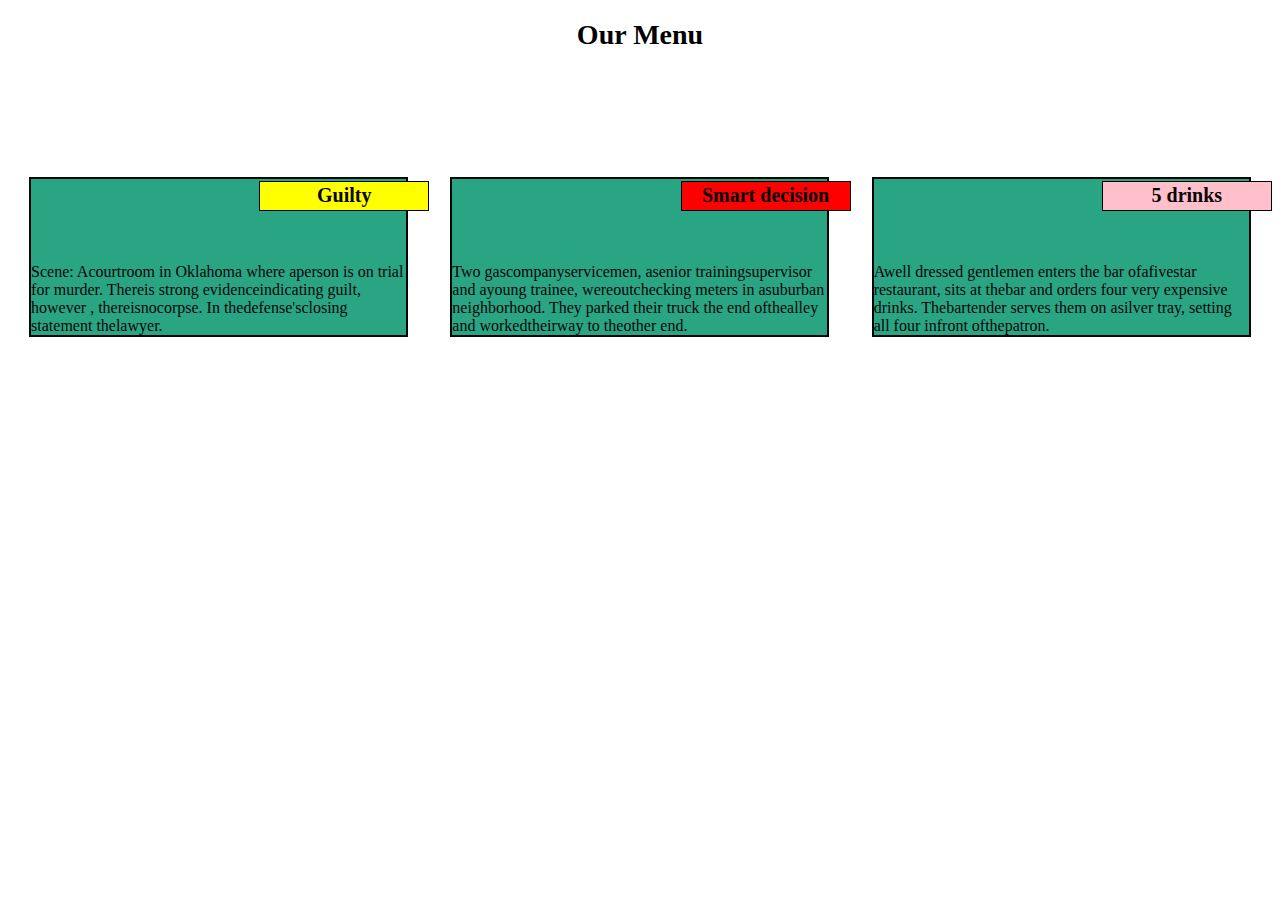
<file: index.html>
<!DOCTYPE html>
<html>
	<head>
		<meta charset="utf-8">
		<meta name="viewport" content="width=device-width, initial-scale=1">
		<title>Solution for Module 2</title>
		<link rel="stylesheet" href="coursera_style.css">
	</head>
	<body>
		<h1>Our Menu</h1>
		<div class="row">
		  <div class="col-lg-4 col-md-6"><p id="p1">Guilty</p><p>Scene: Acourtroom in Oklahoma where aperson is on trial for murder. Thereis strong evidenceindicating guilt, however , thereisnocorpse. In thedefense'sclosing statement thelawyer.</p></div>
		  <div class="col-lg-4 col-md-6"><p id="p2">Smart decision</p><p>Two gascompanyservicemen, asenior trainingsupervisor and ayoung trainee, wereoutchecking meters in asuburban neighborhood. They parked their truck the end ofthealley and workedtheirway to theother end.</p></div>
		  <div class="col-lg-4 col-md-6"><p id="p3">5 drinks</p><p>Awell dressed gentlemen enters the bar ofafivestar restaurant, sits at thebar and orders four very expensive drinks. Thebartender serves them on asilver tray, setting all four infront ofthepatron.</p></div>
		</div>
		
	</body>
</html>
</file>
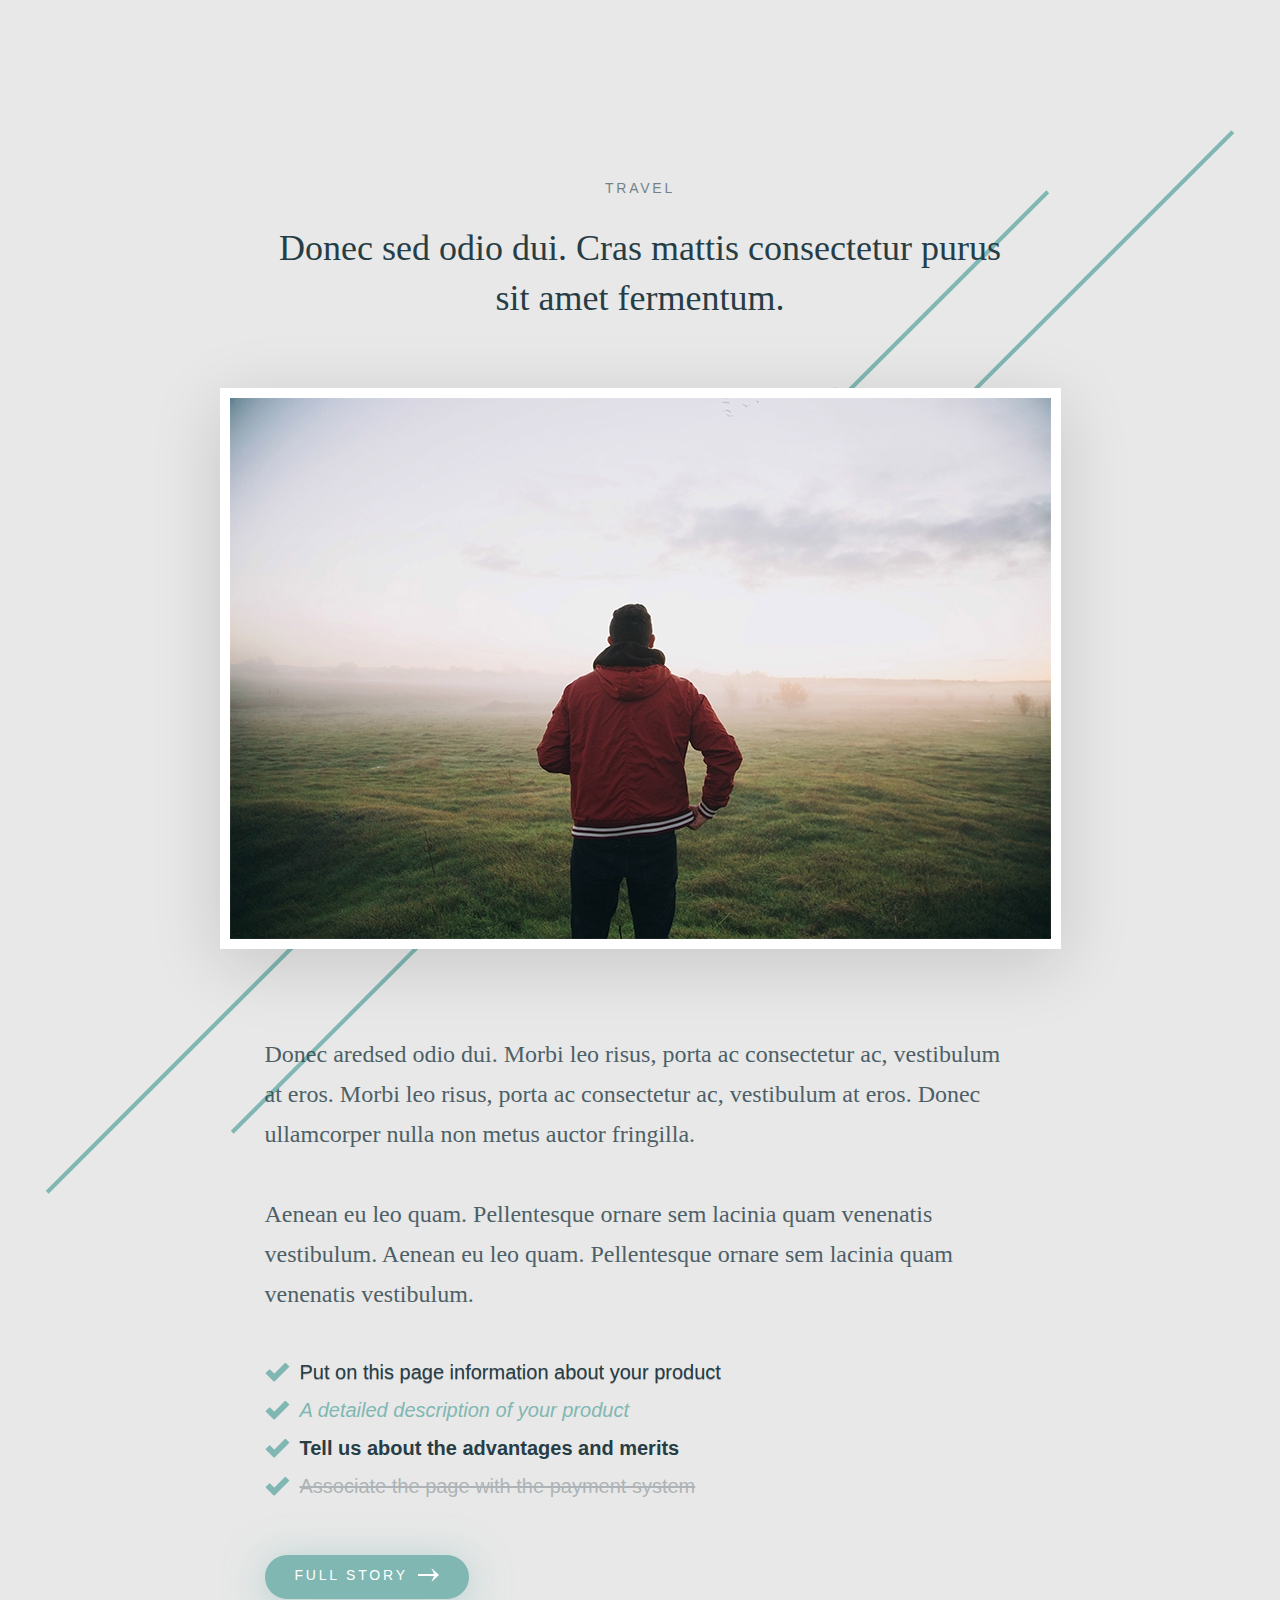
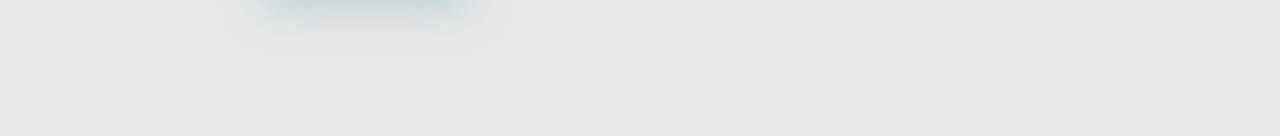
<file: css_5/index.html>
<!DOCTYPE html>
<html lang="ru">
	<head>
		<title>CSS 1</title>
		<link rel="stylesheet" href="css/style.css">
		<meta http-equiv="content-type" content="text/html;charset=utf-8"/>
	</head>
	<body>
		<div class="content">
			<div class="content-top">
				<div class="content-top_category">Travel</div>
				<h1 class="content-top_title">Donec sed odio dui. Cras mattis consectetur purus <br> sit amet fermentum.</h1>
			</div>
			<div class="content_image">
					<img src="img/image.jpg">
			</div>
			<div class="content-bottom">
				<div class="content-bottom_text">
					<p>Donec aredsed odio dui. Morbi leo risus, porta ac consectetur ac, vestibulum at eros. Morbi leo risus, porta ac consectetur ac, vestibulum at eros. Donec ullamcorper nulla non metus auctor fringilla.</p>

					<p>Aenean eu leo quam. Pellentesque ornare sem lacinia quam venenatis vestibulum. Aenean eu leo quam. Pellentesque ornare sem lacinia quam venenatis vestibulum.</p>
				</div>
				<div class="content-bottom-info">
					<ul class="content-bottom-info-list">
						<li class="li1">Put on this page information about your product</li>
						<li class="li2">A detailed description of your product</li>
						<li class="li3">Tell us about the advantages and merits</li>
						<li class="li4"><span>Associate the page with the payment system</span></li>
					</ul>
					<a target="_blank" href="https://www.kinopoisk.ru/series/841681/" class="content-bottom-info_link">
						<span>Full Story</span>
					</a>
				</div>
			</div>
		</div>
	</body>
</html>
</file>
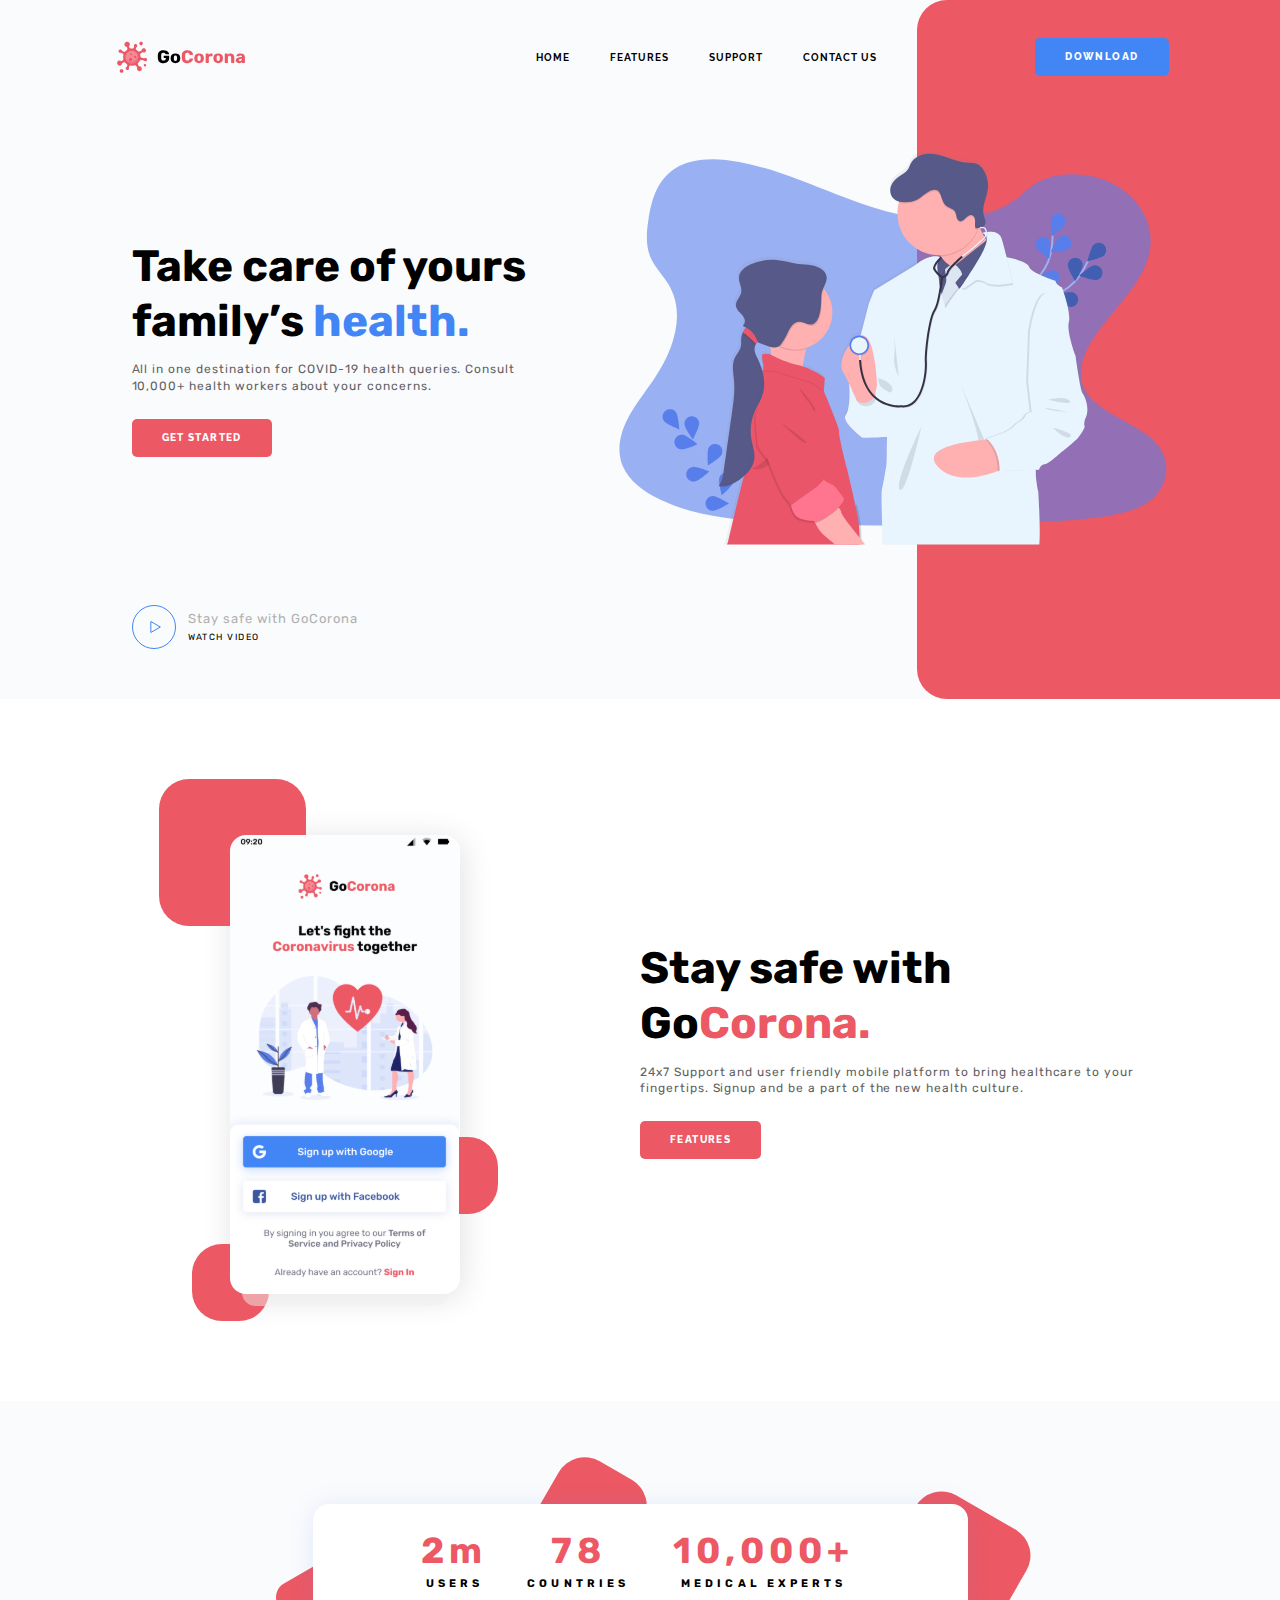
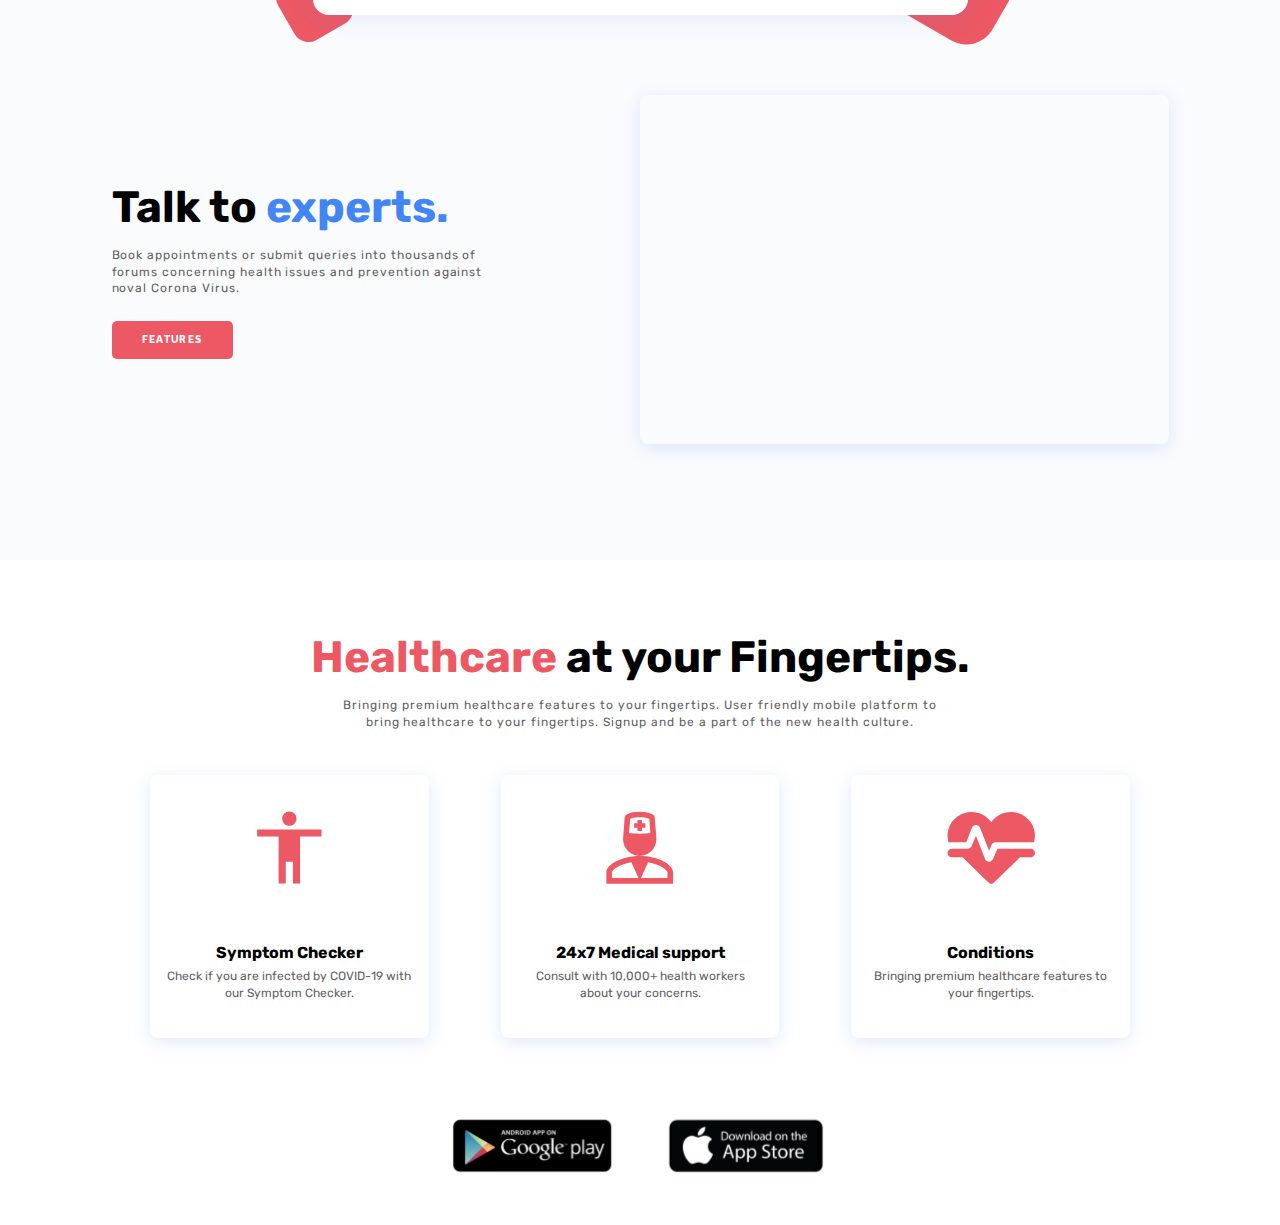
<file: GoKorona/index.html>
<!DOCTYPE html>
<html>

<head>
	<meta charset="UTF-8">
	<meta name="viewport" content="width=device-width, initial-scale=1.0">
	<link href="https://fonts.googleapis.com/css?family=Rubik:regular,700" rel="stylesheet" />
	<link href="https://fonts.googleapis.com/css?family=Raleway:700,800" rel="stylesheet" />
	<link rel="stylesheet" href="css/style.css" />
	<title>GoKorona</title>
</head>

<body>
	<div class="wrapper">
		<header id="open" class="header">
			<div id="close" class="header__container">
				<a href="" class="header__logo">
					<img src="img/logo.svg" alt="logo">
				</a>
				<div class="header__menu menu">
					<nav class="menu__body">
						<ul class="menu__list">
							<li class="menu__item"><a href="" class="menu__link">HOME</a></li>
							<li class="menu__item"><a href="" class="menu__link">FEATURES</a></li>
							<li class="menu__item"><a href="" class="menu__link">SUPPORT</a></li>
							<li class="menu__item"><a href="" class="menu__link">CONTACT US</a></li>
						</ul>
					</nav>
				</div>
				<div class="header__button">
					<a href="" class="button button-blue">DOWNLOAD</a>
					<a href="#open" class="icon-menu"><Span></Span></a>
					<a href="#close" class="close-icon-menu"></a>
				</div>
			</div>
		</header>
		<main class="main">
			<section class="get-started">
				<div class="get-started__container">
					<div class="get-started__content">
						<div class="get-started__block-text block-text">
							<h1 class="block-text__title block-text__title-blue">
								Take care of yours family’s <span>health.</span>
							</h1>
							<div class="block-text__text">
								All in one destination for COVID-19 health queries. Consult 10,000+ health workers about your
								concerns.
							</div>
							<a href="" class="block-text__button button">GET STARTED</a>
						</div>
					</div>
					<div class="get-started__image">
						<img src="img/get-started/image.svg" alt="Картинка врача">
					</div>
					<div class="get-started__video">
						<a target="_blank" href="https://yandex.ru/video/preview/15280584257877320577"
							class="video-get-started">
							<div class="video-get-started__icon">
								<img src="img/get-started/play.svg" alt="Кнопка Play">
							</div>
							<div class="video-get-started__body">
								<div class="video-get-started__title">Stay safe with GoCorona</div>
								<div class="video-get-started__text">Watch Video</div>
							</div>
						</a>
					</div>
				</div>
			</section>
			<section class="stay-safe">
				<div class="stay-safe__container">
					<div class="stay-safe__media">
						<div class="media-stay-safe">
							<div class="media-stay-safe__image">
								<img src="img/stay-safe/app.svg" alt="Приложение">
							</div>
							<div class="media-stay-safe__item media-stay-safe__item-1"></div>
							<div class="media-stay-safe__item media-stay-safe__item-2"></div>
							<div class="media-stay-safe__item media-stay-safe__item-3"></div>
						</div>
					</div>
					<div class="stay-safe__content">
						<div class="stay-safe__block-text block-text">
							<h2 class="block-text__title">
								Stay safe with Go<span>Corona.</span>
							</h2>
							<div class="block-text__text">
								24x7 Support and user friendly mobile platform to bring healthcare to your fingertips. Signup
								and be a part of the new health culture.
							</div>
							<a href="" class="block-text__button button">Features</a>
						</div>
					</div>
				</div>
			</section>
			<section class="experts">
				<div class="experts__container">
					<div class="experts__statistics statistic-experts">
						<div class="statistics-experts__body body-statistics-experts">
							<div class="body-statistics-experts__item">
								<div class="body-statistics-experts__value">2m</div>
								<div class="body-statistics-experts__text">Users</div>
							</div>
							<div class="body-statistics-experts__item">
								<div class="body-statistics-experts__value">78</div>
								<div class="body-statistics-experts__text">Countries</div>
							</div>
							<div class="body-statistics-experts__item">
								<div class="body-statistics-experts__value">10,000+</div>
								<div class="body-statistics-experts__text">Medical experts</div>
							</div>
						</div>
						<div class="statistics-experts__decor statistics-experts__decor-1"></div>
						<div class="statistics-experts__decor statistics-experts__decor-2"></div>
						<div class="statistics-experts__decor statistics-experts__decor-3"></div>
					</div>
					<div class="experts__body">
						<div class="experts__content">
							<div class="experts__block-text block-text">
								<h2 class="block-text__title block-text__title-blue">
									Talk to <span>experts.</span>
								</h2>
								<div class="block-text__text">
									Book appointments or submit queries into thousands of forums concerning health issues and
									prevention against noval Corona Virus.
								</div>
								<a href="" class="block-text__button button">Features</a>
							</div>
						</div>
						<div class="experts__video">
							<iframe src="https://www.youtube.com/embed/hTJ2_f7Sp4Q" title="YouTube video player"
								frameborder="0"
								allow="accelerometer; autoplay; clipboard-write; encrypted-media; gyroscope; picture-in-picture"
								allowfullscreen></iframe>
						</div>
					</div>
				</div>
			</section>
			<section class="heathcare">
				<div class="heathcare__container">
					<div class="heathcare__block-text block-text block-text-center">
						<h2 class="block-text__title">
							<span>Healthcare</span> at your Fingertips.
						</h2>
						<div class="block-text__text block-text__text-mw">
							Bringing premium healthcare features to your fingertips. User friendly mobile platform to bring
							healthcare to your fingertips. Signup and be a part of the new health culture.
						</div>
					</div>
					<div class="heathcare__items">
						<div class="heathcare__item item-heathcare item-heathcare-1">
							<div class="item-heathcare__icon">
								<img src="img/heathcare/1.svg" alt="Иконка">
							</div>
							<div class="item-heathcare__title">Symptom Checker</div>
							<div class="item-heathcare__text">Check if you are infected by COVID-19 with our Symptom Checker.
							</div>
						</div>
						<div class="heathcare__item item-heathcare item-heathcare-2">
							<div class="item-heathcare__icon">
								<img src="img/heathcare/2.svg" alt="Иконка">
							</div>
							<div class="item-heathcare__title">24x7 Medical support</div>
							<div class="item-heathcare__text">Consult with 10,000+ health workers about your concerns.
							</div>
						</div>
						<div class="heathcare__item item-heathcare item-heathcare-3">
							<div class="item-heathcare__icon">
								<img src="img/heathcare/3.svg" alt="Иконка">
							</div>
							<div class="item-heathcare__title">Conditions</div>
							<div class="item-heathcare__text">Bringing premium healthcare features to your fingertips.
							</div>
						</div>
					</div>
				</div>
			</section>
		</main>
		<footer class="footer">
			<div class="footer__container">
				<div class="footer__items">
					<a href="" class="footer__item">
						<img src="img/footer/google.svg" alt="Картинка">
					</a>
					<a href="" class="footer__item">
						<img src="img/footer/store.svg" alt="Картинка">
					</a>
				</div>
			</div>
		</footer>
	</div>
</body>

</html>
</file>
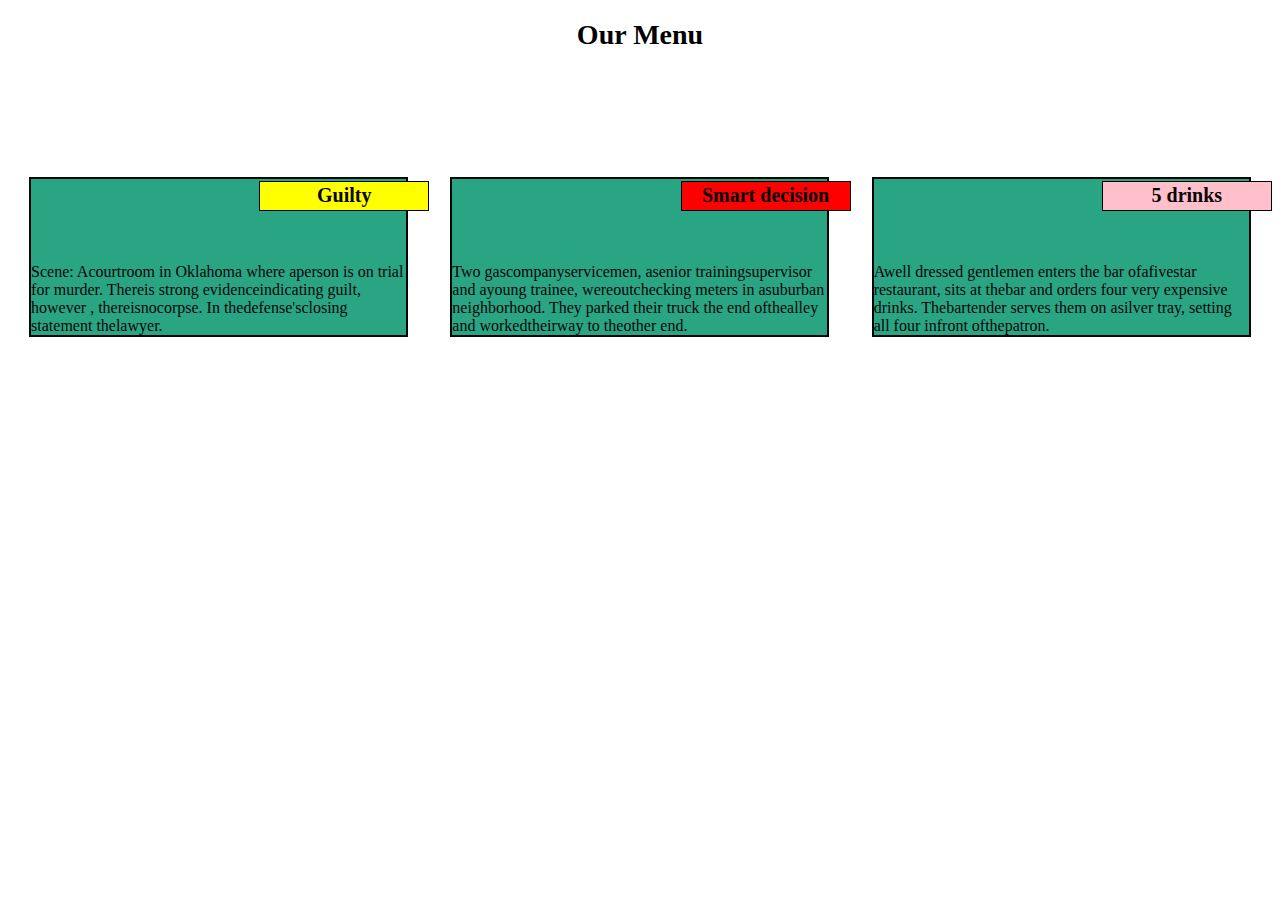
<file: coursera_page.html>
<!DOCTYPE html>
<html>
	<head>
		<meta charset="utf-8">
		<meta name="viewport" content="width=device-width, initial-scale=1">
		<title>Solution for Module 2</title>
		<link rel="stylesheet" href="coursera_style.css">
	</head>
	<body>
		<h1>Our Menu</h1>
		<div class="row">
		  <div class="col-lg-4 col-md-6"><p id="p1">Guilty</p><p>Scene: Acourtroom in Oklahoma where aperson is on trial for murder. Thereis strong evidenceindicating guilt, however , thereisnocorpse. In thedefense'sclosing statement thelawyer.</p></div>
		  <div class="col-lg-4 col-md-6"><p id="p2">Smart decision</p><p>Two gascompanyservicemen, asenior trainingsupervisor and ayoung trainee, wereoutchecking meters in asuburban neighborhood. They parked their truck the end ofthealley and workedtheirway to theother end.</p></div>
		  <div class="col-lg-4 col-md-6"><p id="p3">5 drinks</p><p>Awell dressed gentlemen enters the bar ofafivestar restaurant, sits at thebar and orders four very expensive drinks. Thebartender serves them on asilver tray, setting all four infront ofthepatron.</p></div>
		</div>
		
	</body>
</html>
</file>
<file: coursera_style.css>
/********** Base styles **********/
* {
  box-sizing: border-box;
  }
h1 {
  margin-bottom: 10px;
  font-family: Comic Sans MS;
  font-weight: bold;
  font-size:175%;
  text-align:center;
}

div {
  position: relative;
  top: 50px;
	}
	

p {
  border: 2px solid;
  background-color: #2aa583;
  width: 90%;
  height: 160px;
  font-family: Comic Sans MS;
  color: #060606;
  margin-right: auto;
  margin-left: auto;
  display: flex;
  align-items: flex-end;
}
#p1 {
	background-color: yellow;
	position: absolute;
	top: 0;
	right: 0;
	width: 170px;
	height: 30px;
	border: 1px solid black;
	margin-bottom: 15px;
	font-family: Comic Sans MS;
	font-weight: bold;
	justify-content:center;
	align-items:center;
	font-size:125%;
	display:flex;
	}
	
#p2 {
	background-color: red;
	position: absolute;
	top: 0;
	right: 0;
	width: 170px;
	height: 30px;
	border: 1px solid black;
	margin-bottom: 15px;
	font-family: Comic Sans MS;
	font-weight: bold;
	justify-content:center;
	align-items:center;
	font-size:125%;
	}
	
#p3 {
	background-color: pink;
	position: absolute;
	top: 0;
	right: 0;
	width: 170px;
	height: 30px;
	border: 1px solid black;
	margin-bottom: 15px;
	font-family: Comic Sans MS;
	font-weight: bold;
	justify-content:center;
	align-items:center;
	font-size:125%;
	}

/* Simple Responsive Framework. */
.row {
  width: 100%;
}

/********** Large devices only **********/
@media (min-width: 992px) {
 .col-lg-1, .col-lg-2, .col-lg-3, .col-lg-4, .col-lg-5, .col-lg-6, .col-lg-7, .col-lg-8, .col-lg-9, .col-lg-10, .col-lg-11, .col-lg-12 {
    float: left;
  }
 .col-lg-1 {
    width: 8.33%;
  }
 .col-lg-2 {
    width: 16.66%;
  }
 .col-lg-3 {
    width: 25%;
  }
 .col-lg-4 {
    width: 33.33%;
  }
 .col-lg-5 {
    width: 41.66%;
  }
 .col-lg-6 {
    width: 50%;
  }
 .col-lg-7 {
    width: 58.33%;
  }
 .col-lg-8 {
    width: 66.66%;
  }
 .col-lg-9 {
    width: 74.99%;
  }
 .col-lg-10 {
    width: 83.33%;
  }
 .col-lg-11 {
    width: 91.66%;
  }
 .col-lg-12 {
    width: 100%;
  }
}

/********** Medium devices only **********/
@media (min-width: 768px) and (max-width: 991px) {
 .col-md-1, .col-md-2, .col-md-3, .col-md-4, .col-md-5, .col-md-6, .col-md-7, .col-md-8, .col-md-9, .col-md-10, .col-md-11, .col-md-12 {
    float: left;
  }
 .col-md-1 {
    width: 8.33%;
  }
 .col-md-2 {
    width: 16.66%;
  }
 .col-md-3 {
    width: 25%;
  }
 .col-md-4 {
    width: 33.33%;
  }
 .col-md-5 {
    width: 41.66%;
  }
 .col-md-6 {
    width: 50%;
  }
 .col-md-7 {
    width: 58,33%;
  }
  .col-md-8 {
    width: 66.66%;
  }
  .col-md-9 {
    width: 74.99%;
  }
  .col-md-10 {
    width: 83.33%;
  }
  .col-md-11 {
    width: 91.66%;
  }
  .col-md-12 {
    width: 100%;
  }
}
</file>
<file: css_5/css/style.css>
*{
	padding: 0;
	margin: 0;
	border: 0;
}
*,*:before,*:after{
	-moz-box-sizing: border-box;
	-webkit-box-sizing: border-box;
	box-sizing: border-box;
}
:focus,:active{outline: none;}
a:focus,a:active{outline: none;}

nav,footer,header,aside{display: block;}

html,body{
	height: 100%;
	width: 100%;
	font-size: 100%;
	line-height: 1;
	font-size: 14px;
	-ms-text-size-adjust: 100%;
	-moz-text-size-adjust: 100%;
	-webkit-text-size-adjust: 100%;
}
input,button,textarea{font-family: inherit;}

input:-ms-clear{display: none;}
button{cursor: pointer;}
button:-moz-focus-inner{padding: 0; border: 0;}
a, a:visited{text-decoration: none;}
a:hover{text-decoration: none;}
ul li{list-style: none;}
img{vertical-align: top;}

h1,h2,h3,h4,h5,h6{font-size: inherit; font-weight: 400;}

/*--------------------*/

body{
	background: #e8e8e8 url('../img/bg.png') 50% 130px no-repeat;
}

.content{
	padding: 168px 0 137px 0;
	max-width: 841px;
	margin: 0px auto;
}

.content-top{
	text-align: center;
	margin: 0px 0px 65px 0px;
}
.content-top_category{
	opacity: 0.6;
	font-family: Arial, "Helvetica Neue", Helvetica, sans-serif;
	font-size: 14px;
	line-height: 40px;
	text-transform: uppercase;
	letter-spacing: 0.2em;
	color: #273d46;
	margin: 0px 0px 15px 0px;
}
.content-top_title{
	font-size: 36px;
	line-height: 50px;
	color: #273d46;
}

.content_image{
	background-color: #fff;
	box-shadow: 0px 15px 65px 0px rgba(15,16,16,0.15);
	padding: 10px;
	margin: 0px 0px 85px 0px;
}
.content_image img{
	max-width: 100%;
}

.content-bottom{
	padding: 0px 45px;
}

.content-bottom_text{
	opacity: 0.8;
	font-size: 24px;
	line-height: 40px;
	color: #273d46;
	margin: 0px 0px 48px 0px;
}
.content-bottom_text p{
	margin: 0px 0px 40px 0px;
}

.content-bottom_text p:last-child{
	margin: 0;
}

.content-bottom-info-list{
	margin-bottom: 59px;
}

.content-bottom-info-list li{
	font-family: Arial, "Helvetica Neue", Helvetica, sans-serif;
	font-size: 20px;
	margin: 0px 0px 18px 0px;
	background: url('../img/icons/check.png') left no-repeat;
	padding: 0px 0px 0px 35px;
}

.content-bottom-info-list li: last-child{
	margin: 0;
}

.li1{
	text-shadow: 0px 1px 0px rgba(0,0,0,0.3);
	color: #273d46;
}
.li2{
	font-style: italic;
	color: #80b7b3;
}
.li3{
	font-weight: 700;
	color: #273d46;
}
.li4{
	text-decoration: line-through;
	color: #273d46;
}
.li4 span{
	opacity: 0.3;
}

.content-bottom-info_link{
	display: inline-block;
	height: 44px;
	line-height: 44px;
	border-radius: 25px;
	box-shadow: 0px 6px 40px 0px rgba(128,183,179,0.54);
	padding: 0px 30px;
	background-color: #80b7b3;
	font-family: Arial, "Helvetica Neue", Helvetica, sans-serif;
	font-size: 14px;
	line-height: 40px;
	text-transform: uppercase;
	letter-spacing: 0.2em;
	color: #ffffff;
}

.content-bottom-info_link span{
	padding: 0px 31px 0px 0px;
	background: url('../img/icons/arrow.png') right no-repeat;
</file>
<file: GoKorona/css/style.css>
*{padding: 0;margin: 0;border: 0;}
*,*:before,*:after{-moz-box-sizing: border-box;-webkit-box-sizing: border-box;box-sizing: border-box;}
:focus,:active{outline: none;}
a:focus,a:active{outline: none;}
nav,footer,header,aside{display: block;}
html,body{height:100%;width:100%;font-size:100%;line-height:1;font-size:14px;-ms-text-size-adjust:100%;-moz-text-size-adjust:100%;-webkit-text-size-adjust:100%;}
input,button,textarea{font-family:inherit;}
input::-ms-clear{display: none;}
button{cursor: pointer;}
button::-moz-focus-inner{padding:0;border:0;}
a,a:visited{text-decoration: none;}
a:hover{text-decoration: none;}
ul li{list-style: none;}
img{vertical-align: top;}
h1,h2,h3,h4,h5,h6{font-size:inherit;font-weight: inherit;}
/*--------------------*/
body{
   font-family: Rubik;
   font-size: 12px;
   color: #616161;
}

.wrapper{
   overflow: hidden;
   display: flex;
   flex-direction: column;
   min-height: 100%;
}

.main{
   flex: 1 1 auto;
}


[class*="__container"]{
   max-width: 1087px;
   margin: 0px auto;
   padding: 0px 15px;
}

/* PC */
@media (max-width: 1087px){
   [class*="__container"]{
      max-width: 970px;
   }
}

/* TABLET */
@media (max-width: 991.98px){
   [class*="__container"]{
      max-width: 750px;
   }
}

/* MOBILE */
@media (max-width: 767.98px){
   [class*="__container"]{
      max-width: none;
   }
}

/* MOBILE SMALL */
@media (max-width: 479.98px){
}

.header {
   position: absolute;
   width: 100%;
   top: 0;
   left: 0;
   z-index: 50;
}
.header__container {
   display: flex;
   min-height: 114px;
   align-items: center;
}
.header__logo {
   position: relative;
   z-index: 5;
}
.header__menu {
   flex: 1 1 auto;
}
.header__button {
   position: relative;
   z-index: 5;
   flex: 0 0 252px;
   display: flex;
   justify-content: flex-end;
   align-items: center;
}

/* ----------------- */
.menu {
   display: flex;
   justify-content: flex-end;
}
.menu__list {
   display: flex;
}
.menu__item {
   margin-right: 40px;
}
.menu__link {
   font-family: Raleway;
   text-transform: uppercase;
   font-weight: bold;
   font-size: 10px;
   line-height: 1.2;
   color: #000;
   letter-spacing: 1px;
}

.menu__link:hover{
   text-decoration: underline;
}

@media (max-width: 991.98px){
   .header__container{
      min-height: 80px;
   }
   .header__button {
      flex: 0 0 170px;
   }
   .menu__item {
      margin: 0px 30px 0px 0px;
   }
}

@media (max-width: 767.98px){
   .menu__body {
      position: fixed;
      top: 0;
      left: -100%;
      height: 100%;
      width: 100%;
      overflow: auto;
      background-color: #fff;
      padding: 95px 15px 30px 15px;
      transition: left 0.3s ease 0s;
   }

   .header:target .menu__body{
      left: 0;
   }

   .header:target .menu__body::before{
      content: "";
      position: fixed;
      top: 0;
      left: 0;
      height: 80px;
      width: 100%;
      background-color: #fff;
   }

   .menu__list{
      flex-direction: column;
      justify-content: center;
      align-items: center;
   }
   .menu__item{
      margin: 0px 0px 25px 0px;
   }
   .menu__item:last-child{
      margin-bottom: 0;
   }
   .menu__link{
      font-size: 23px;
   }
}

@media (max-width: 479.98px){
   .header__logo {
      flex: 0 0 40px;
      overflow: hidden;
   }
}

/* ----------------- */
.button {
   display: inline-block;
   font-family: Raleway;
   text-transform: uppercase;
   font-weight: 800;
   font-size: 10px;
   line-height: 1.2;
   letter-spacing: 0.14em;
   color: #FCFDFE;
   padding: 13px 30px;
   border-radius: 5px;
   background-color: #EC5863;
   transition: background-color 0.3s ease 0s;
}

.button:hover{
   background-color: rgb(195, 53, 53);
}

.button-blue {
   background: #4285F4;
}

.button-blue:hover{
   background-color: #0b59d5;
}

/* ------------------*/
.icon-menu{
   display: none;
}

@media (max-width:767.98px){
   .close-icon-menu,
   .icon-menu{
      display: flex;
      position: relative;
      flex: 0 0 30px;
      height: 18px;
      flex-direction: column;
      justify-content: space-between;
      margin-left: 20px;
   }

   .icon-menu::before,
   .icon-menu::after{
      content: "";
      background-color: #000;
      height: 2px;
   }

   .icon-menu span{
      background-color: #000;
      height: 2px;
   }

   .close-icon-menu{
      display: none;
   }

   .close-icon-menu::before,
   .close-icon-menu::after{
      content: "";
      background-color: #000;
      height: 2px;
      transform-origin: 0 0;

   }

   .close-icon-menu::before{
      transform: rotate(35deg);
   }
   .close-icon-menu::after{
      transform: rotate(-35deg);
   }
   .header:target .icon-menu{
      display: none;
   }
   .header:target .close-icon-menu{
      display:flex;
   }
}

/*===================================================*/
.block-text {
}
.block-text-center {
   text-align: center;
}
.block-text__title {
   font-weight: 700;
   font-size: 44px;
   line-height: 126%;
   color: #000;
}
.block-text__title:not(:last-child) {
   margin: 0px 0px 12px 0px;
}

.block-text__title span{
   color: #EC5863;
}

.block-text__title-blue span{
   color: #4285F4;
}
.block-text__text {
   font-size: 12px;
   line-height: 138.5%;
   letter-spacing: 0.08em;
   color: #616161;
}
.block-text__text-mw {
   max-width: 620px;
   margin: 0px auto;
}
.block-text__text:not(:last-child) {
   margin: 0px 0px 24px 0px;
}

.block-text__button {
}

@media (max-width: 767.98px) {
   .block-text__title {
      font-size: 34px;
   }
}

/*====================================*/
.get-started {
   background: #FAFBFD;
}
.get-started__container {
   padding: 150px 15px 50px 15px;
   display: flex;
   align-items: center;
   flex-wrap: wrap;
   position: relative;
}
.get-started__container::before {
   content: " ";
   position: absolute;
   width: 100vw;
   height: 100%;
   right: 267px;
   top: 0;
   transform: translate(100%, 0px);
   border-radius: 30px 0px 0px 30px;
   background-color: #EC5863;
}

.get-started__content {
   flex: 0 1 48%;
   padding: 0px 20px;
}
.get-started__block-text {
   max-width: 410px;
}
.get-started__video {
   flex: 1 1 100%;
   padding: 60px 0px 0px 20px;
}
.get-started__image {
   flex: 0 1 52%;
   position: relative;
   z-index: 2;
}
.get-started__image img{
   max-width: 100%;
}

/****************/
.video-get-started {
   display: inline-flex;
   align-items: center;
}
.video-get-started__icon {
   flex: 0 0 44px;
}
.video-get-started__body {
   padding-left: 12px;
}
.video-get-started__title {
   font-size: 13px;
   line-height: 126%;
   letter-spacing: 0.08em;
   color: #B0B0B0;
}
.video-get-started__title:not(:last-child) {
   margin-bottom: 5px;
}
.video-get-started__text {
   font-size: 9px;
   line-height: 126%;
   letter-spacing: 0.165em;
   text-transform: uppercase;
   color: #000;
}
/*********************/
@media (max-width: 991.98px) {
   .get-started__container::before {
      right: 185px;
      border-radius: 20px 0px 0px 20px;
   }
}

@media (max-width: 767.98px) {
   .get-started__container {
      padding: 100px 15px 30px 15px;
   }
   .get-started__container::before {
      display: none;
   }
   .get-started__block-text {
      max-width: none;
   }
   .get-started__content {
      flex: 1 1 100%;
      padding: 0;
   }
   .get-started__image {
      flex: 1 1 100%;
      text-align: center;
      padding: 30px 0;
   }
   .get-started__video {
      padding: 0;
   }
}

/*========================================*/
.stay-safe {
   padding: 80px 0px;
}
.stay-safe__container {
   display: flex;
   align-items: center;
}
.stay-safe__media {
   flex: 0 1 50%;
   padding-left: 47px;
}


.stay-safe__content {
   flex: 0 1 50%;
}
.stay-safe__block-text {
}

/**********************/
.media-stay-safe {
   width: 373px;
   padding: 56px 0px 27px 0px;
   position: relative;
   text-align: center;
}
.media-stay-safe__image {
   position: relative;
   display: inline-block;
   box-shadow: 2px 4px 32px rgba(0, 0, 0, 0.12);
   border-radius: 16px;
   width: 61.5%;
}
.media-stay-safe__image img {
   position: relative;
   z-index: 5;
   max-width: 100%;
}

.media-stay-safe__image::after {
   content: "";
   position: absolute;
   bottom: -12px;
   left: 12px;
   width: 206px;
   height: 27px;
   z-index: 2;
   background: rgba(240, 240, 240, 0.49);
   border-radius: 16px;
}

/***********************/

.media-stay-safe__item {
   position: absolute;
   background: #EC5863;
   border-radius: 30px;
   width: 77px;
   height: 77px;

}
.media-stay-safe__item-1 {
   top: 0;
   left: 0;
   width: 147px;
   height: 147px;
}
.media-stay-safe__item-2 {
   bottom: 0;
   left: 33px;
}
.media-stay-safe__item-3 {
   bottom: 107px;
   right: 34px;
}

@media (max-width: 991.98px) {
   .stay-safe {
      padding: 60px 0px;
   }
}
@media (min-width: 991.98px) {
   .stay-safe__media {
      padding: 0 0 0 47px;
   }
}

@media (max-width: 767.98px) {
   .stay-safe {
      padding: 30px 0px;
   }
   .stay-safe__container {
      flex-direction: column-reverse;
   }
   .stay-safe__content {
      margin: 0px 0px 30px 0px;
   }
}
@media (max-width: 479.98px){
   .media-stay-safe {
      width: 290px;
   }
   .media-stay-safe__image::after {
      display: none;
   }
} 

/* ================================================ */
.experts {
   background-color: #FAFBFD;
   padding: 103px 0px 116px 0px;
}
.experts__container {
}
.experts__statistics {
}
.experts__block-text{
   max-width: 400px;
}
.statistic-experts {
   max-width: 655px;
   margin: 0px auto;
   position: relative;
}

.experts__body{
   display: flex;
   align-items: center;
}
.experts__content{
   flex: 0 1 50%;
   padding-right: 20px;
}
.experts__video{
   flex: 0 1 50%;
   padding-bottom: 33%;
   position: relative;
   box-shadow: 0px 4px 18px rgba(88, 126, 236, 0.18);
   border-radius: 8px;
   overflow: hidden;
}
.experts__video iframe{
   position: absolute;
   width: 100%;
   height: 100%;
   top: 0;
   left: 0;
   object-fit: cover;
}

@media (max-width: 767.98px){
   .experts {
      padding: 80px 0px 30px 0px;
   }
   .experts__body{
      flex-direction: column;
      align-items: stretch;
   }
   .experts__video{
      padding-bottom: 50%;
   }
   .experts__content{
      padding: 0;
      margin: 0px 0px 35px 0px;
   }
}

.statistics-experts__body {
   background-color: #fff;
   box-shadow: 0px 2px 24px rgba(88, 126, 236, 0.15);
   border-radius: 16px;
   position: relative;
   z-index: 2;
   margin-bottom: 80px;
}
.statistics-experts__decor {
   position: absolute;
   background: #EC5863;
   border-radius: 30px;
}
.statistics-experts__decor-1 {
   width: 65px;
   height: 65px;
   transform: rotate(-30deg);
   bottom: -21px;
   left: -31px;
   border-radius: 16px;
}
.statistics-experts__decor-2 {
   width: 97px;
   height: 97px;
   right: 50%;
   top: -40px;
   transform: rotate(30deg);
}
.statistics-experts__decor-3 {
   width: 128px;
   height: 128px;
   right: -50px;
   top: 0px;
   transform: rotate(30deg);
}

/********************************/
.body-statistics-experts {
   padding: 25px 80px;
   display: flex;
   align-items: center;
}
.body-statistics-experts__item {
   flex: 0 1 25%;
   text-align: center;
}
.body-statistics-experts__item:last-child {
   flex: 0 1 50%;
}
.body-statistics-experts__value {
   font-weight: 700;
   font-size: 36px;
   line-height: 43px;
   letter-spacing: 0.14em;
   color: #EC5863;
   margin-bottom: 5px;
}
.body-statistics-experts__text {
   font-weight: 700;
   font-size: 11px;
   line-height: 13px;
   letter-spacing: 0.37em;
   text-transform: uppercase;
   color: #000000;
}
@media (max-width: 767.98px){
   .statistics-experts__body {
      margin: 0px 0px 50px 0px;
   }
   .body-statistics-experts {
      padding: 25px;
   }
}

@media (max-width: 477.98px){
   .body-statistics-experts {
      flex-direction: column;
   }
   .body-statistics-experts__item:not(:last-child) {
      margin-bottom: 15px;
   }
}
/* =================================================== */
.heathcare {
   padding: 70px 0px 30px 0px;
}
.heathcare__container {
}
.heathcare__block-text {
   margin: 0px 0px 45px 0px;
}
/*********************************/
.heathcare__items {
   display: flex;
   max-width: 980px;
   margin: 0px auto;
   gap: 72px;
}
.heathcare__item {
   flex: 0 1 33.333%;
}
.item-heathcare {
   height: 100%;
   background: #FFFFFF;
   box-shadow: 0px 4px 18px rgba(88, 126, 236, 0.18);
   border-radius: 8px;
   display: flex;
   flex-direction: column;
   align-items: center;
   text-align: center;
   padding: 36px 17px;
}
.item-heathcare__icon {
   margin: 0px 0px 58px 0px;
}
.item-heathcare__title {
   font-weight: 700;
   font-size: 16px;
   line-height: 138.5%;
   text-align: center;
   color: #000000;
   margin-bottom: 4px;
}
.item-heathcare__text {
   line-height: 138.5%;
}

@media (max-width: 767.98px){
   .heathcare__items {
      flex-direction: column;
   }
   .heathcare {
      padding: 30px 0px;
   }
   .heathcare__items {
      gap: 30px;
   }
}
/* ===================================================*/
.footer {
   padding: 45px 0px;
}
.footer__container {
}
.footer__items {
   display: flex;
   column-gap: 50px;
   row-gap: 20px;
   justify-content: center;
   align-items: center;
}
.footer__item {
}
@media (max-width: 500px){
   .footer {
      padding: 30px 0px;
   }
   .footer__items {
      flex-direction: column;
   }
}
</file>
